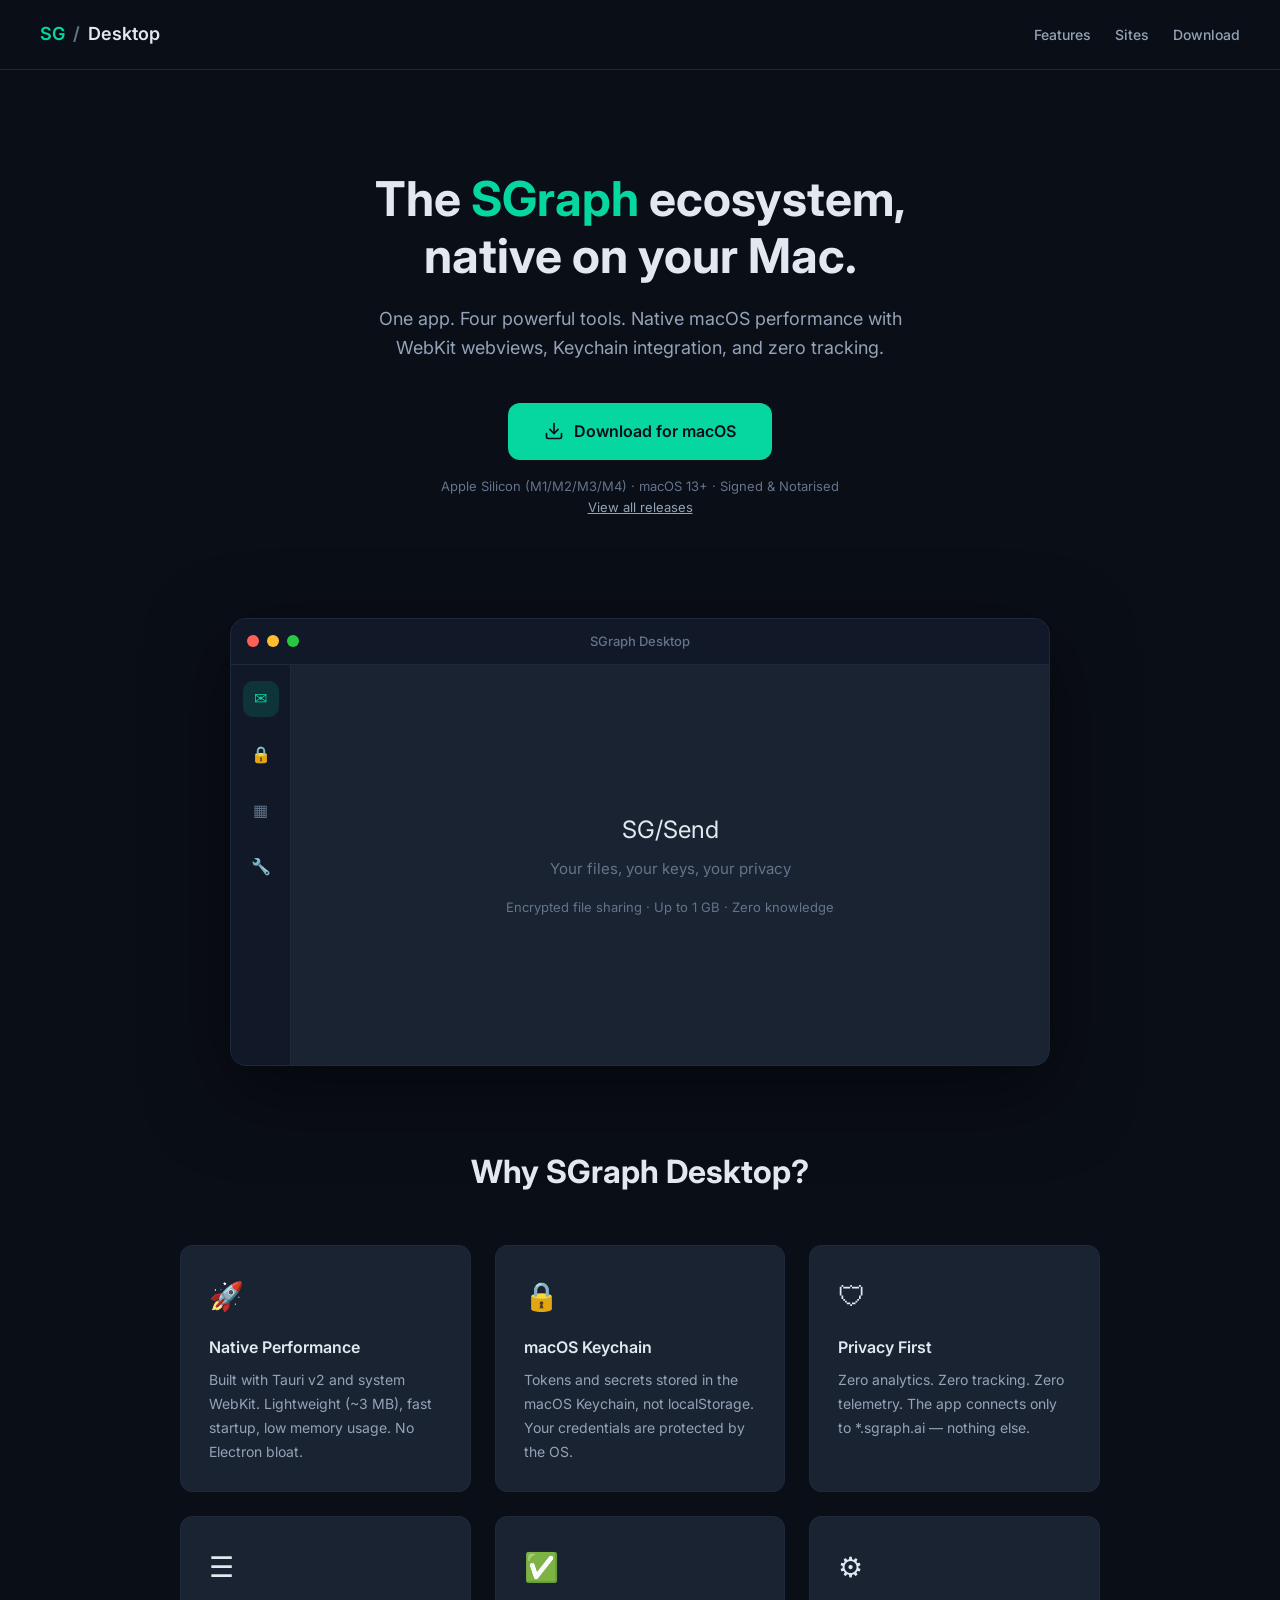
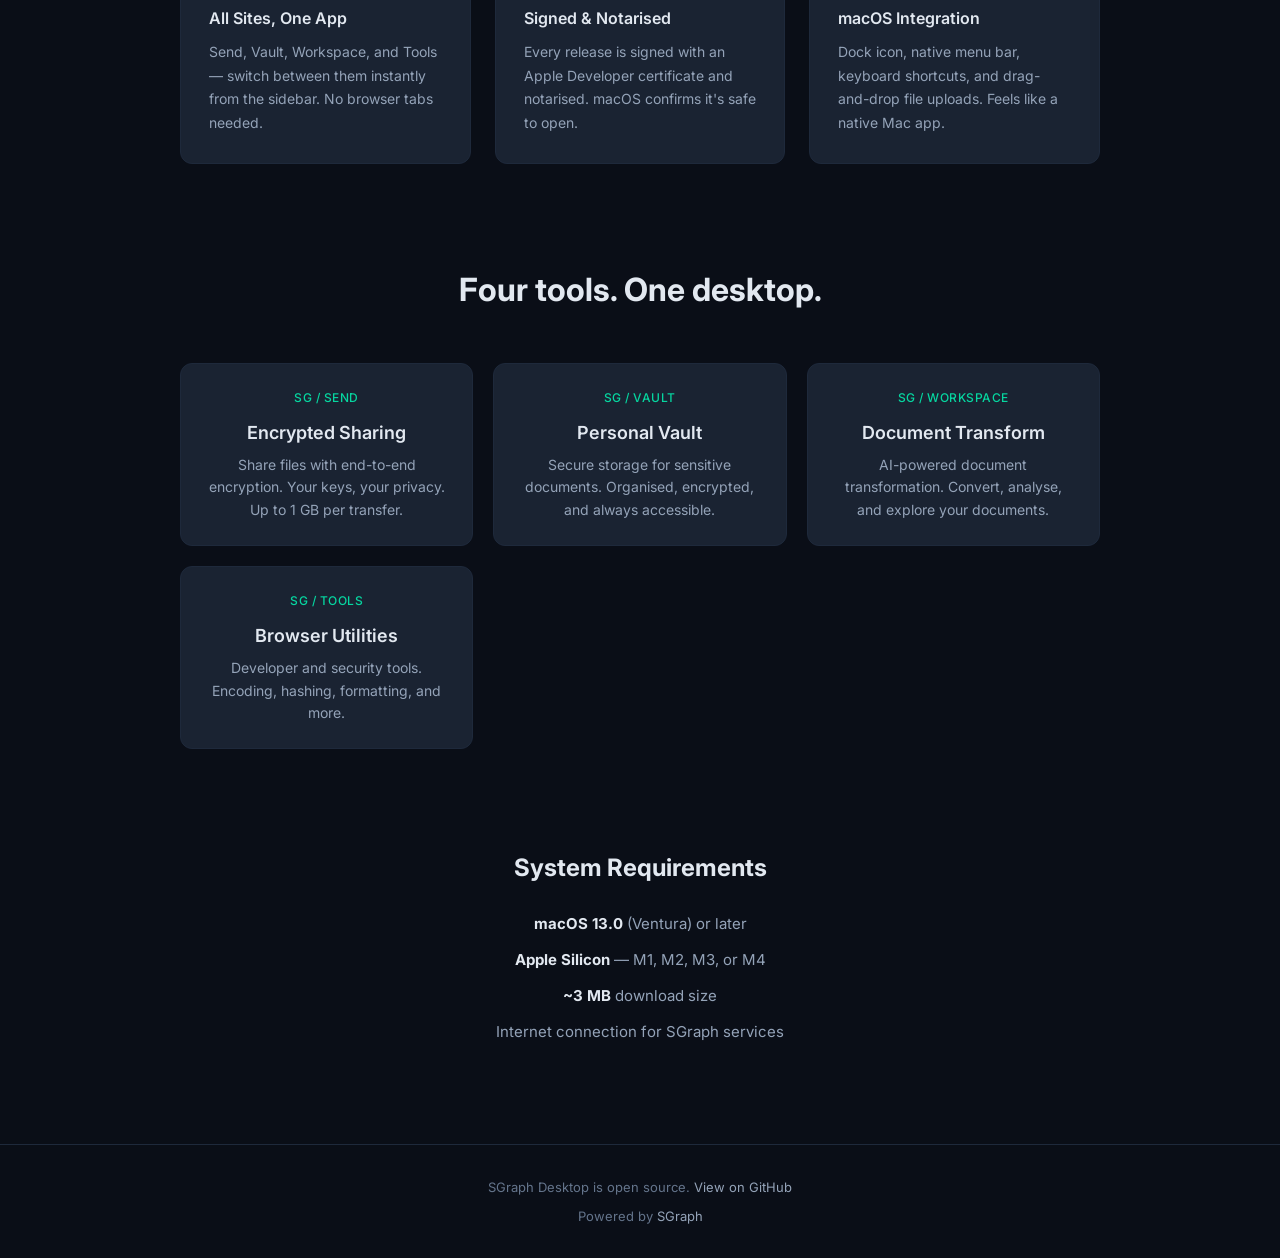
<file: src/website/desktop-sgraph-ai/index.html>
<!DOCTYPE html>
<html lang="en">
<head>
    <meta charset="UTF-8">
    <meta name="viewport" content="width=device-width, initial-scale=1.0">
    <title>SGraph Desktop — Native macOS App for SGraph</title>
    <meta name="description" content="Download SGraph Desktop for macOS. Native access to SG/Send, SG/Vault, SG/Workspace, and SG/Tools in a single app.">
    <link rel="preconnect" href="https://fonts.googleapis.com">
    <link rel="preconnect" href="https://fonts.gstatic.com" crossorigin>
    <link href="https://fonts.googleapis.com/css2?family=Inter:wght@400;500;600;700&display=swap" rel="stylesheet">
    <style>
        :root {
            --bg-primary:    #0a0e17;
            --bg-secondary:  #111827;
            --bg-card:       #1a2332;
            --text-primary:  #e2e8f0;
            --text-secondary:#94a3b8;
            --text-muted:    #64748b;
            --accent:        #06d6a0;
            --accent-hover:  #05c493;
            --accent-glow:   rgba(6, 214, 160, 0.15);
            --border:        #1e293b;
            --radius:        12px;
        }

        * { margin: 0; padding: 0; box-sizing: border-box; }

        body {
            font-family: 'Inter', -apple-system, BlinkMacSystemFont, sans-serif;
            background: var(--bg-primary);
            color: var(--text-primary);
            line-height: 1.6;
            -webkit-font-smoothing: antialiased;
        }

        /* Header */
        .header {
            display: flex;
            align-items: center;
            justify-content: space-between;
            padding: 20px 40px;
            border-bottom: 1px solid var(--border);
        }

        .logo {
            display: flex;
            align-items: center;
            gap: 8px;
            font-size: 18px;
            font-weight: 600;
        }

        .logo-sg { color: var(--accent); }
        .logo-slash { color: var(--text-muted); }
        .logo-product { color: var(--text-primary); }

        .nav-links {
            display: flex;
            gap: 24px;
            list-style: none;
        }

        .nav-links a {
            color: var(--text-secondary);
            text-decoration: none;
            font-size: 14px;
            font-weight: 500;
            transition: color 0.2s;
        }

        .nav-links a:hover { color: var(--text-primary); }

        /* Hero */
        .hero {
            text-align: center;
            padding: 100px 40px 60px;
            max-width: 800px;
            margin: 0 auto;
        }

        .hero h1 {
            font-size: 48px;
            font-weight: 700;
            line-height: 1.2;
            margin-bottom: 20px;
        }

        .hero h1 .accent { color: var(--accent); }

        .hero p {
            font-size: 18px;
            color: var(--text-secondary);
            max-width: 560px;
            margin: 0 auto 40px;
        }

        .download-btn {
            display: inline-flex;
            align-items: center;
            gap: 10px;
            background: var(--accent);
            color: #0a0e17;
            padding: 16px 36px;
            border-radius: var(--radius);
            font-size: 16px;
            font-weight: 600;
            text-decoration: none;
            transition: background 0.2s, transform 0.1s;
            border: none;
            cursor: pointer;
        }

        .download-btn:hover {
            background: var(--accent-hover);
            transform: translateY(-1px);
        }

        .download-btn svg {
            width: 20px;
            height: 20px;
        }

        .download-meta {
            margin-top: 16px;
            font-size: 13px;
            color: var(--text-muted);
        }

        .download-meta a {
            color: var(--text-secondary);
            text-decoration: underline;
        }

        /* App Preview */
        .app-preview {
            max-width: 900px;
            margin: 40px auto 80px;
            padding: 0 40px;
        }

        .app-preview-frame {
            background: var(--bg-card);
            border: 1px solid var(--border);
            border-radius: 16px;
            overflow: hidden;
            box-shadow: 0 25px 80px rgba(0,0,0,0.5);
        }

        .app-preview-titlebar {
            display: flex;
            align-items: center;
            padding: 12px 16px;
            background: var(--bg-secondary);
            border-bottom: 1px solid var(--border);
        }

        .traffic-lights {
            display: flex;
            gap: 8px;
        }

        .traffic-light {
            width: 12px;
            height: 12px;
            border-radius: 50%;
        }

        .traffic-light.red { background: #ff5f57; }
        .traffic-light.yellow { background: #febc2e; }
        .traffic-light.green { background: #28c840; }

        .titlebar-text {
            flex: 1;
            text-align: center;
            font-size: 13px;
            color: var(--text-muted);
            font-weight: 500;
        }

        .app-preview-body {
            display: flex;
            min-height: 400px;
        }

        .preview-sidebar {
            width: 60px;
            background: var(--bg-secondary);
            border-right: 1px solid var(--border);
            display: flex;
            flex-direction: column;
            align-items: center;
            padding: 16px 0;
            gap: 20px;
        }

        .preview-sidebar-icon {
            width: 36px;
            height: 36px;
            border-radius: 10px;
            display: flex;
            align-items: center;
            justify-content: center;
            font-size: 16px;
            color: var(--text-muted);
            transition: all 0.2s;
        }

        .preview-sidebar-icon.active {
            background: var(--accent-glow);
            color: var(--accent);
        }

        .preview-content {
            flex: 1;
            display: flex;
            align-items: center;
            justify-content: center;
            padding: 40px;
            color: var(--text-muted);
            font-size: 15px;
            text-align: center;
        }

        /* Features */
        .features {
            max-width: 1000px;
            margin: 0 auto 100px;
            padding: 0 40px;
        }

        .features h2 {
            text-align: center;
            font-size: 32px;
            margin-bottom: 48px;
        }

        .features-grid {
            display: grid;
            grid-template-columns: repeat(auto-fit, minmax(280px, 1fr));
            gap: 24px;
        }

        .feature-card {
            background: var(--bg-card);
            border: 1px solid var(--border);
            border-radius: var(--radius);
            padding: 28px;
        }

        .feature-card h3 {
            font-size: 16px;
            font-weight: 600;
            margin-bottom: 8px;
        }

        .feature-card p {
            font-size: 14px;
            color: var(--text-secondary);
            line-height: 1.7;
        }

        .feature-icon {
            font-size: 28px;
            margin-bottom: 16px;
            display: block;
        }

        /* Sites section */
        .sites {
            max-width: 1000px;
            margin: 0 auto 100px;
            padding: 0 40px;
        }

        .sites h2 {
            text-align: center;
            font-size: 32px;
            margin-bottom: 48px;
        }

        .sites-grid {
            display: grid;
            grid-template-columns: repeat(auto-fit, minmax(220px, 1fr));
            gap: 20px;
        }

        .site-card {
            background: var(--bg-card);
            border: 1px solid var(--border);
            border-radius: var(--radius);
            padding: 24px;
            text-align: center;
            transition: border-color 0.2s;
        }

        .site-card:hover { border-color: var(--accent); }

        .site-card h3 {
            font-size: 18px;
            font-weight: 600;
            margin-bottom: 6px;
        }

        .site-card .site-label {
            font-size: 12px;
            color: var(--accent);
            font-weight: 500;
            text-transform: uppercase;
            letter-spacing: 0.5px;
            margin-bottom: 12px;
        }

        .site-card p {
            font-size: 14px;
            color: var(--text-secondary);
        }

        /* Requirements */
        .requirements {
            max-width: 600px;
            margin: 0 auto 100px;
            padding: 0 40px;
            text-align: center;
        }

        .requirements h2 {
            font-size: 24px;
            margin-bottom: 24px;
        }

        .req-list {
            list-style: none;
            display: flex;
            flex-direction: column;
            gap: 12px;
        }

        .req-list li {
            font-size: 15px;
            color: var(--text-secondary);
        }

        .req-list li strong {
            color: var(--text-primary);
        }

        /* Footer */
        .footer {
            border-top: 1px solid var(--border);
            padding: 32px 40px;
            text-align: center;
            font-size: 13px;
            color: var(--text-muted);
        }

        .footer a {
            color: var(--text-secondary);
            text-decoration: none;
        }

        .footer a:hover { color: var(--accent); }

        /* Responsive */
        @media (max-width: 768px) {
            .hero h1 { font-size: 32px; }
            .hero p { font-size: 16px; }
            .header { padding: 16px 20px; }
            .hero { padding: 60px 20px 40px; }
            .features, .sites, .requirements, .app-preview { padding: 0 20px; }
        }
    </style>
</head>
<body>

<header class="header">
    <div class="logo">
        <span class="logo-sg">SG</span><span class="logo-slash">/</span><span class="logo-product">Desktop</span>
    </div>
    <nav>
        <ul class="nav-links">
            <li><a href="#features">Features</a></li>
            <li><a href="#sites">Sites</a></li>
            <li><a href="#download">Download</a></li>
        </ul>
    </nav>
</header>

<section class="hero" id="download">
    <h1>The <span class="accent">SGraph</span> ecosystem,<br>native on your Mac.</h1>
    <p>One app. Four powerful tools. Native macOS performance with WebKit webviews, Keychain integration, and zero tracking.</p>

    <a class="download-btn" id="download-btn" href="https://github.com/SGraph-AI/Desktop/releases/latest">
        <svg viewBox="0 0 24 24" fill="none" stroke="currentColor" stroke-width="2" stroke-linecap="round" stroke-linejoin="round">
            <path d="M21 15v4a2 2 0 0 1-2 2H5a2 2 0 0 1-2-2v-4"/>
            <polyline points="7 10 12 15 17 10"/>
            <line x1="12" y1="15" x2="12" y2="3"/>
        </svg>
        Download for macOS
    </a>
    <div class="download-meta">
        Apple Silicon (M1/M2/M3/M4) &middot; macOS 13+ &middot; Signed &amp; Notarised<br>
        <a href="https://github.com/SGraph-AI/Desktop/releases">View all releases</a>
    </div>
</section>

<div class="app-preview">
    <div class="app-preview-frame">
        <div class="app-preview-titlebar">
            <div class="traffic-lights">
                <span class="traffic-light red"></span>
                <span class="traffic-light yellow"></span>
                <span class="traffic-light green"></span>
            </div>
            <span class="titlebar-text">SGraph Desktop</span>
            <div style="width: 52px"></div>
        </div>
        <div class="app-preview-body">
            <div class="preview-sidebar">
                <div class="preview-sidebar-icon active" title="Send">&#9993;</div>
                <div class="preview-sidebar-icon" title="Vault">&#128274;</div>
                <div class="preview-sidebar-icon" title="Workspace">&#9638;</div>
                <div class="preview-sidebar-icon" title="Tools">&#128295;</div>
            </div>
            <div class="preview-content">
                <div>
                    <p style="font-size: 24px; margin-bottom: 8px; color: var(--text-primary);">SG/Send</p>
                    <p>Your files, your keys, your privacy</p>
                    <p style="margin-top: 16px; font-size: 13px;">Encrypted file sharing &middot; Up to 1 GB &middot; Zero knowledge</p>
                </div>
            </div>
        </div>
    </div>
</div>

<section class="features" id="features">
    <h2>Why SGraph Desktop?</h2>
    <div class="features-grid">
        <div class="feature-card">
            <span class="feature-icon" role="img" aria-label="rocket">&#128640;</span>
            <h3>Native Performance</h3>
            <p>Built with Tauri v2 and system WebKit. Lightweight (~3 MB), fast startup, low memory usage. No Electron bloat.</p>
        </div>
        <div class="feature-card">
            <span class="feature-icon" role="img" aria-label="lock">&#128274;</span>
            <h3>macOS Keychain</h3>
            <p>Tokens and secrets stored in the macOS Keychain, not localStorage. Your credentials are protected by the OS.</p>
        </div>
        <div class="feature-card">
            <span class="feature-icon" role="img" aria-label="shield">&#128737;</span>
            <h3>Privacy First</h3>
            <p>Zero analytics. Zero tracking. Zero telemetry. The app connects only to *.sgraph.ai — nothing else.</p>
        </div>
        <div class="feature-card">
            <span class="feature-icon" role="img" aria-label="apps">&#9776;</span>
            <h3>All Sites, One App</h3>
            <p>Send, Vault, Workspace, and Tools — switch between them instantly from the sidebar. No browser tabs needed.</p>
        </div>
        <div class="feature-card">
            <span class="feature-icon" role="img" aria-label="checkmark">&#9989;</span>
            <h3>Signed & Notarised</h3>
            <p>Every release is signed with an Apple Developer certificate and notarised. macOS confirms it's safe to open.</p>
        </div>
        <div class="feature-card">
            <span class="feature-icon" role="img" aria-label="gear">&#9881;</span>
            <h3>macOS Integration</h3>
            <p>Dock icon, native menu bar, keyboard shortcuts, and drag-and-drop file uploads. Feels like a native Mac app.</p>
        </div>
    </div>
</section>

<section class="sites" id="sites">
    <h2>Four tools. One desktop.</h2>
    <div class="sites-grid">
        <div class="site-card">
            <div class="site-label">SG / Send</div>
            <h3>Encrypted Sharing</h3>
            <p>Share files with end-to-end encryption. Your keys, your privacy. Up to 1 GB per transfer.</p>
        </div>
        <div class="site-card">
            <div class="site-label">SG / Vault</div>
            <h3>Personal Vault</h3>
            <p>Secure storage for sensitive documents. Organised, encrypted, and always accessible.</p>
        </div>
        <div class="site-card">
            <div class="site-label">SG / Workspace</div>
            <h3>Document Transform</h3>
            <p>AI-powered document transformation. Convert, analyse, and explore your documents.</p>
        </div>
        <div class="site-card">
            <div class="site-label">SG / Tools</div>
            <h3>Browser Utilities</h3>
            <p>Developer and security tools. Encoding, hashing, formatting, and more.</p>
        </div>
    </div>
</section>

<section class="requirements">
    <h2>System Requirements</h2>
    <ul class="req-list">
        <li><strong>macOS 13.0</strong> (Ventura) or later</li>
        <li><strong>Apple Silicon</strong> — M1, M2, M3, or M4</li>
        <li><strong>~3 MB</strong> download size</li>
        <li>Internet connection for SGraph services</li>
    </ul>
</section>

<footer class="footer">
    <p>SGraph Desktop is open source. <a href="https://github.com/SGraph-AI/Desktop">View on GitHub</a></p>
    <p style="margin-top: 8px;">Powered by <a href="https://sgraph.ai">SGraph</a></p>
</footer>

<script>
    // Dynamic download link — point to the latest GitHub Release DMG
    // The /releases/latest page redirects to the most recent release
    // Users can also direct-link to specific versions:
    // https://github.com/SGraph-AI/Desktop/releases/download/v0.1.0/SGraph-Desktop_0.1.0_aarch64.dmg
</script>
</body>
</html>
</file>
